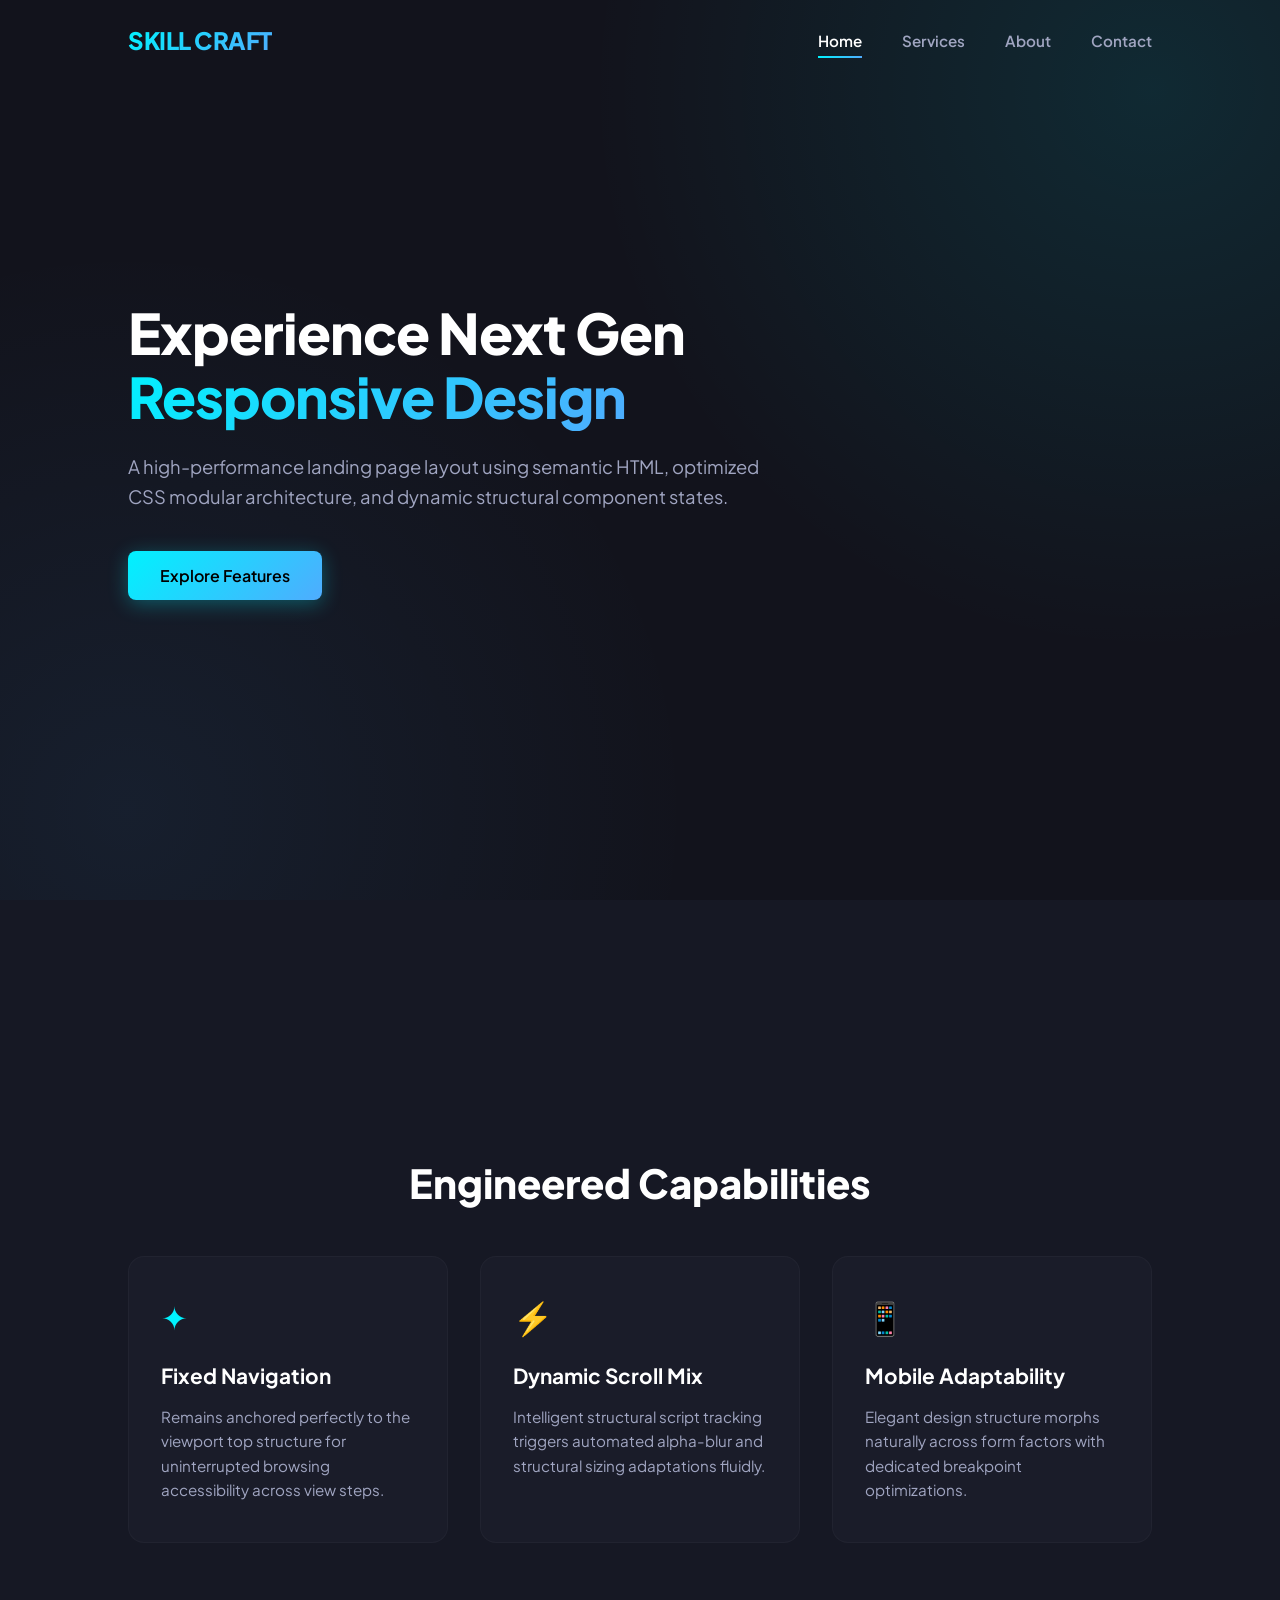
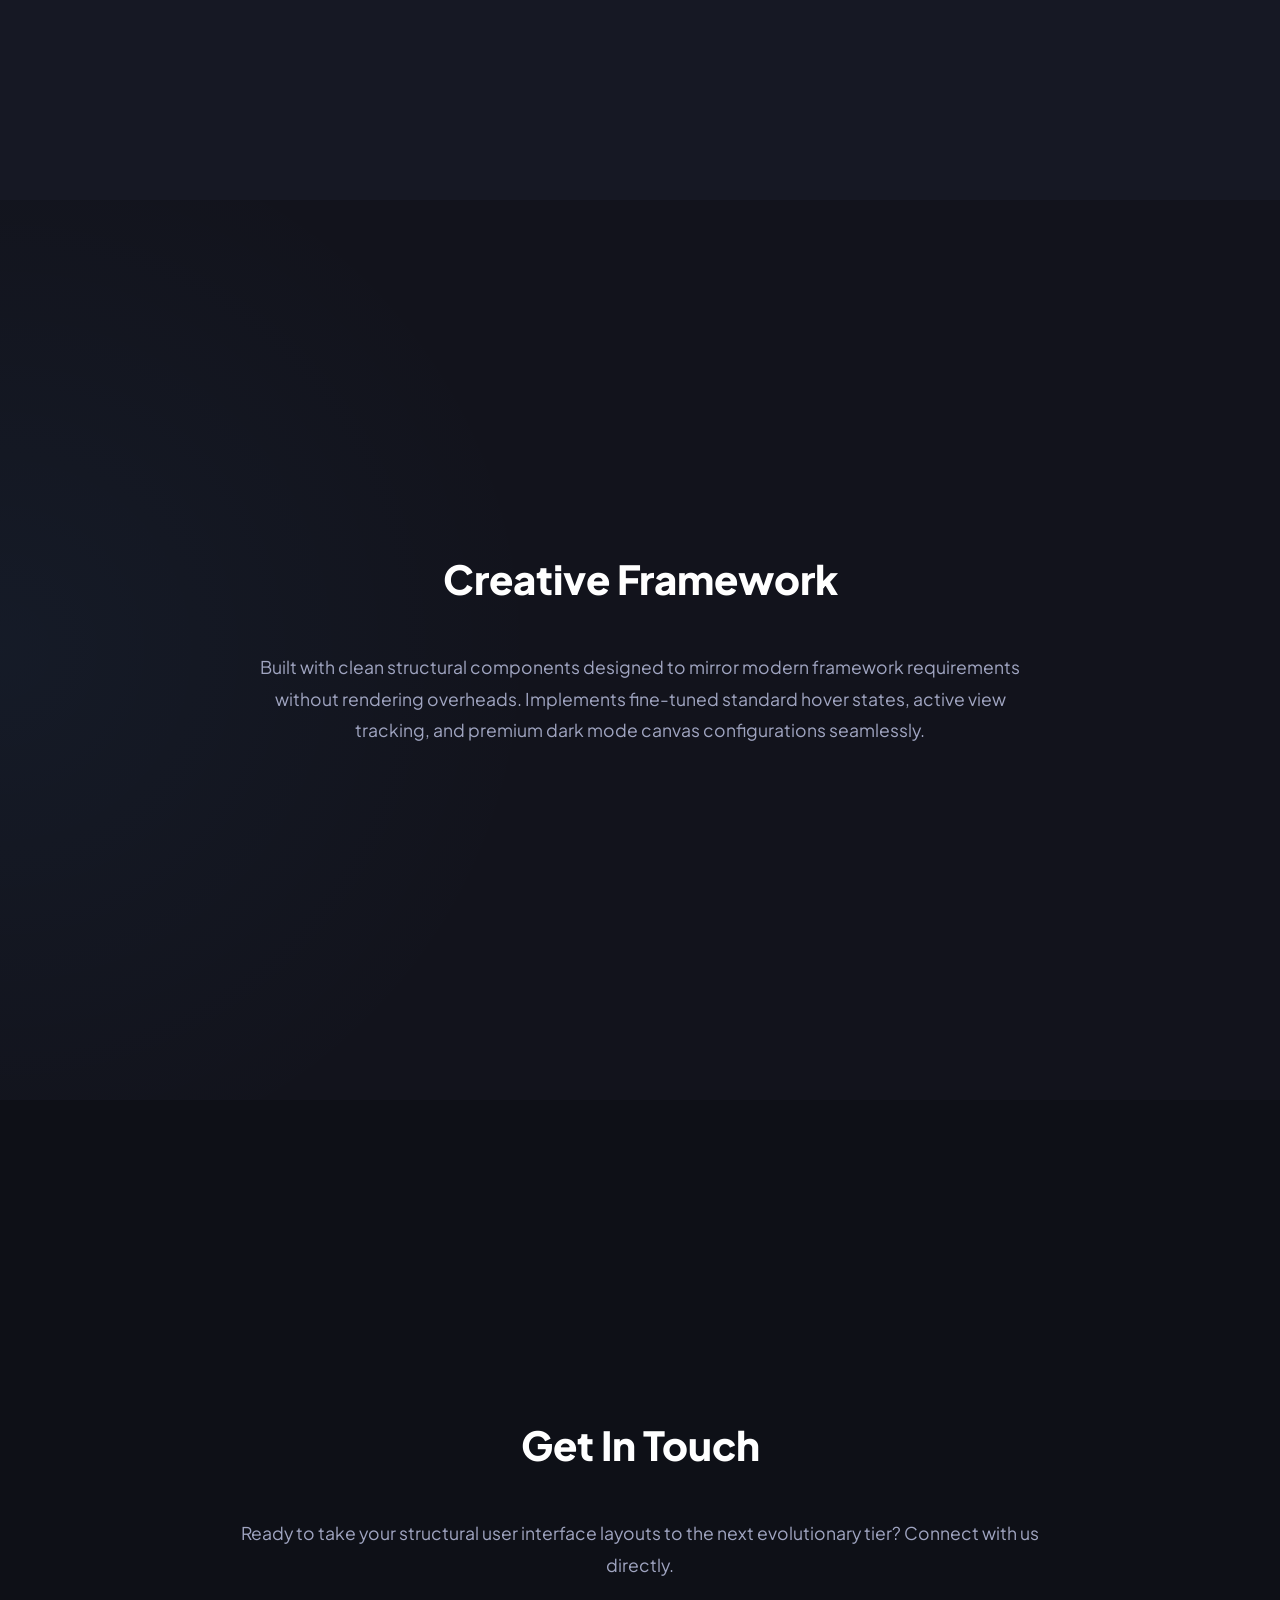
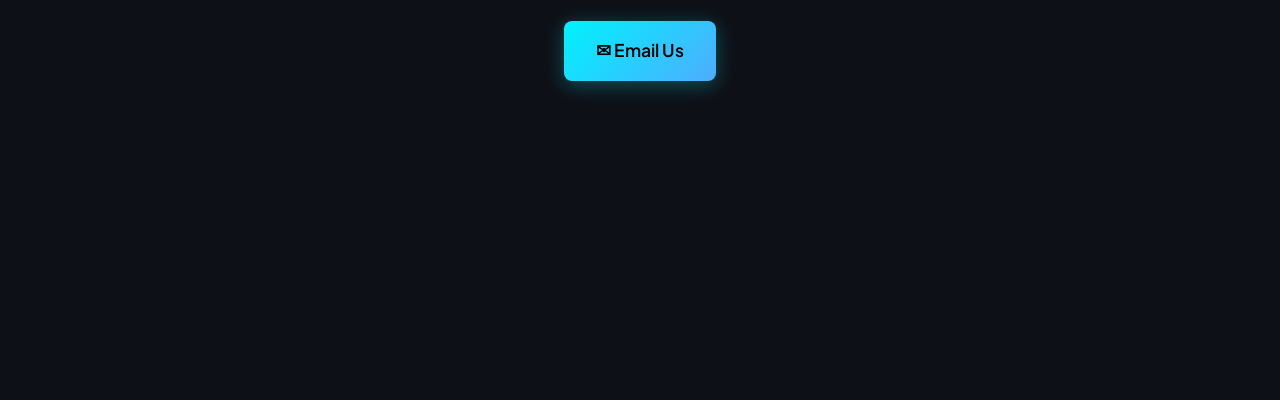
<file: index.html>
<!DOCTYPE html>
<html lang="en">
<head>
    <meta charset="UTF-8">
    <meta name="viewport" content="width=device-width, initial-scale=1.0">
    <title>Modern Responsive Landing Page</title>
    <!-- Google Fonts for Modern Typography -->
    <link rel="preconnect" href="https://fonts.googleapis.com">
    <link rel="preconnect" href="https://fonts.gstatic.com" crossorigin>
    <link href="https://fonts.googleapis.com/css2?family=Plus+Jakarta+Sans:wght@300;400;600;800&display=swap" rel="stylesheet">
    
    <style>
        :root {
            --bg-dark: #12131c;
            --bg-card: #1a1c29;
            --primary: #00f2fe;
            --secondary: #4facfe;
            --text-main: #ffffff;
            --text-muted: #a0a5c1;
            --nav-height: 80px;
            --transition: all 0.3s cubic-bezier(0.4, 0, 0.2, 1);
        }

        * {
            margin: 0;
            padding: 0;
            box-sizing: border-box;
        }

        html {
            scroll-behavior: smooth;
            font-family: 'Plus Jakarta Sans', sans-serif;
            background-color: var(--bg-dark);
            color: var(--text-main);
        }

        body {
            overflow-x: hidden;
        }

        section {
            padding: 100px 10%;
            min-height: 100vh;
            display: flex;
            flex-direction: column;
            justify-content: center;
        }

        .navbar {
            position: fixed;
            top: 0;
            left: 0;
            width: 100%;
            height: var(--nav-height);
            display: flex;
            justify-content: space-between;
            align-items: center;
            padding: 0 10%;
            z-index: 1000;
            transition: var(--transition);
            background: transparent;
        }

        .navbar.scrolled {
            background: rgba(18, 19, 28, 0.85);
            backdrop-filter: blur(12px);
            -webkit-backdrop-filter: blur(12px);
            height: 70px;
            border-bottom: 1px solid rgba(255, 255, 255, 0.05);
            box-shadow: 0 10px 30px rgba(0, 0, 0, 0.3);
        }

        .logo {
            font-size: 1.5rem;
            font-weight: 800;
            letter-spacing: -0.5px;
            background: linear-gradient(135deg, var(--primary), var(--secondary));
            -webkit-background-clip: text;
            -webkit-text-fill-color: transparent;
            cursor: pointer;
        }

        .nav-links {
            display: flex;
            list-style: none;
            gap: 2.5rem;
        }

        .nav-links a {
            color: var(--text-muted);
            text-decoration: none;
            font-weight: 600;
            font-size: 0.95rem;
            transition: var(--transition);
            position: relative;
            padding: 0.5rem 0;
        }

        .nav-links a:hover,
        .nav-links a.active {
            color: var(--text-main);
        }

        .nav-links a::after {
            content: '';
            position: absolute;
            bottom: 0;
            left: 0;
            width: 0;
            height: 2px;
            background: linear-gradient(90deg, var(--primary), var(--secondary));
            transition: var(--transition);
        }

        .nav-links a:hover::after,
        .nav-links a.active::after {
            width: 100%;
        }

        .hamburger {
            display: none;
            cursor: pointer;
            flex-direction: column;
            gap: 6px;
            z-index: 1001;
        }

        .hamburger span {
            width: 28px;
            height: 3px;
            background-color: var(--text-main);
            border-radius: 2px;
            transition: var(--transition);
        }

        .hamburger.active span:nth-child(1) {
            transform: translateY(9px) rotate(45deg);
        }
        .hamburger.active span:nth-child(2) {
            opacity: 0;
        }
        .hamburger.active span:nth-child(3) {
            transform: translateY(-9px) rotate(-45deg);
        }

        #home {
            background: radial-gradient(circle at 90% 10%, rgba(0, 242, 254, 0.1), transparent 40%),
                        radial-gradient(circle at 10% 90%, rgba(79, 172, 254, 0.08), transparent 40%);
            position: relative;
        }

        .hero-content {
            max-width: 650px;
        }

        .badge {
            display: inline-block;
            padding: 6px 16px;
            background: rgba(0, 242, 254, 0.08);
            border: 1px solid rgba(0, 242, 254, 0.2);
            color: var(--primary);
            border-radius: 100px;
            font-size: 0.85rem;
            font-weight: 600;
            margin-bottom: 1.5rem;
            text-transform: uppercase;
            letter-spacing: 1px;
        }

        h1 {
            font-size: 3.5rem;
            line-height: 1.15;
            font-weight: 800;
            margin-bottom: 1.5rem;
            letter-spacing: -1px;
        }

        h1 span {
            background: linear-gradient(135deg, var(--primary), var(--secondary));
            -webkit-background-clip: text;
            -webkit-text-fill-color: transparent;
        }

        .hero-p {
            font-size: 1.15rem;
            color: var(--text-muted);
            line-height: 1.6;
            margin-bottom: 2.5rem;
        }

        .btn {
            display: inline-block;
            padding: 14px 32px;
            background: linear-gradient(135deg, var(--primary), var(--secondary));
            color: #000;
            font-weight: 600;
            text-decoration: none;
            border-radius: 8px;
            box-shadow: 0 4px 20px rgba(0, 242, 254, 0.3);
            transition: var(--transition);
        }

        .btn:hover {
            transform: translateY(-2px);
            box-shadow: 0 6px 28px rgba(0, 242, 254, 0.45);
        }

        .btn-secondary {
            display: inline-block;
            padding: 14px 32px;
            background: transparent;
            color: var(--text-main);
            font-weight: 600;
            text-decoration: none;
            border-radius: 8px;
            border: 1px solid rgba(255, 255, 255, 0.15);
            transition: var(--transition);
        }

        .btn-secondary:hover {
            border-color: var(--primary);
            background: rgba(0, 242, 254, 0.03);
            transform: translateY(-2px);
        }

        .section-title {
            font-size: 2.5rem;
            font-weight: 800;
            margin-bottom: 3rem;
            text-align: center;
        }

        #services {
            background-color: #161824;
        }

        .grid {
            display: grid;
            grid-template-columns: repeat(auto-fit, minmax(280px, 1fr));
            gap: 2rem;
        }

        .card {
            background-color: var(--bg-card);
            padding: 2.5rem 2rem;
            border-radius: 16px;
            border: 1px solid rgba(255, 255, 255, 0.03);
            transition: var(--transition);
        }

        .card:hover {
            transform: translateY(-5px);
            border-color: rgba(0, 242, 254, 0.2);
            box-shadow: 0 20px 40px rgba(0, 0, 0, 0.25);
        }

        .card-icon {
            font-size: 2rem;
            margin-bottom: 1.5rem;
            color: var(--primary);
        }

        .card h3 {
            font-size: 1.3rem;
            margin-bottom: 1rem;
        }

        .card p {
            color: var(--text-muted);
            line-height: 1.6;
            font-size: 0.95rem;
        }

        #about {
            background: radial-gradient(circle at left center, rgba(79, 172, 254, 0.05), transparent 40%);
        }
        
        .content-box {
            max-width: 800px;
            margin: 0 auto;
            text-align: center;
            color: var(--text-muted);
            font-size: 1.1rem;
            line-height: 1.8;
        }

        #contact {
            background-color: #0e1017;
            align-items: center;
        }

        .contact-cta-container {
            display: flex;
            gap: 1.5rem;
            justify-content: center;
            margin-top: 2.5rem;
            flex-wrap: wrap;
        }

        @media (max-width: 768px) {
            .navbar {
                padding: 0 5%;
            }

            .hamburger {
                display: flex;
            }

            .nav-links {
                position: fixed;
                top: 0;
                right: -100%;
                width: 75%;
                height: 100vh;
                background: rgba(26, 28, 41, 0.98);
                backdrop-filter: blur(16px);
                -webkit-backdrop-filter: blur(16px);
                flex-direction: column;
                justify-content: center;
                align-items: center;
                gap: 3rem;
                transition: var(--transition);
                box-shadow: -10px 0 30px rgba(0,0,0,0.5);
            }

            .nav-links.active {
                right: 0;
            }

            .nav-links a {
                font-size: 1.25rem;
            }

            section {
                padding: 80px 5%;
            }

            h1 {
                font-size: 2.5rem;
            }

            .contact-cta-container {
                flex-direction: column;
                width: 100%;
                max-width: 320px;
            }
            
            .btn, .btn-secondary {
                text-align: center;
                width: 100%;
            }
        }
    </style>
</head>
<body>

    <!-- FIXED NAVIGATION BAR -->
    <nav class="navbar" id="navbar">
        <div class="logo" onclick="window.scrollTo(0,0)">SKILL CRAFT</div>
        
        <div class="hamburger" id="hamburger" aria-label="Toggle navigation menu">
            <span></span>
            <span></span>
            <span></span>
        </div>

        <ul class="nav-links" id="nav-links">
            <li><a href="#home" class="nav-item active">Home</a></li>
            <li><a href="#services" class="nav-item">Services</a></li>
            <li><a href="#about" class="nav-item">About</a></li>
            <li><a href="#contact" class="nav-item">Contact</a></li>
        </ul>
    </nav>

    <!-- HERO SECTION -->
    <section id="home">
        <div class="hero-content">
            <h1>Experience Next Gen <span>Responsive Design</span></h1>
            <p class="hero-p">A high-performance landing page layout using semantic HTML, optimized CSS modular architecture, and dynamic structural component states.</p>
            <a href="#services" class="btn">Explore Features</a>
        </div>
    </section>

    <!-- SERVICES SECTION -->
    <section id="services">
        <h2 class="section-title">Engineered Capabilities</h2>
        <div class="grid">
            <div class="card">
                <div class="card-icon">✦</div>
                <h3>Fixed Navigation</h3>
                <p>Remains anchored perfectly to the viewport top structure for uninterrupted browsing accessibility across view steps.</p>
            </div>
            <div class="card">
                <div class="card-icon">⚡</div>
                <h3>Dynamic Scroll Mix</h3>
                <p>Intelligent structural script tracking triggers automated alpha-blur and structural sizing adaptations fluidly.</p>
            </div>
            <div class="card">
                <div class="card-icon">📱</div>
                <h3>Mobile Adaptability</h3>
                <p>Elegant design structure morphs naturally across form factors with dedicated breakpoint optimizations.</p>
            </div>
        </div>
    </section>

    <section id="about">
        <h2 class="section-title">Creative Framework</h2>
        <div class="content-box">
            <p>Built with clean structural components designed to mirror modern framework requirements without rendering overheads. Implements fine-tuned standard hover states, active view tracking, and premium dark mode canvas configurations seamlessly.</p>
        </div>
    </section>

    <section id="contact">
        <h2 class="section-title">Get In Touch</h2>
        <div class="content-box">
            <p>Ready to take your structural user interface layouts to the next evolutionary tier? Connect with us directly.</p>
            
            <div class="contact-cta-container">
                <a href="mailto:info@example.com" class="btn">✉ Email Us</a>
            </div>
        </div>
    </section>

    <script>
        const navbar = document.getElementById('navbar');
        const hamburger = document.getElementById('hamburger');
        const navLinks = document.getElementById('nav-links');
        const navItems = document.querySelectorAll('.nav-item');
        const sections = document.querySelectorAll('section');

        window.addEventListener('scroll', () => {
            if (window.scrollY > 50) {
                navbar.classList.add('scrolled');
            } else {
                navbar.classList.remove('scrolled');
            }

            let current = '';
            sections.forEach(section => {
                const sectionTop = section.offsetTop;
                const sectionHeight = section.clientHeight;
                if (window.scrollY >= (sectionTop - sectionHeight / 3)) {
                    current = section.getAttribute('id');
                }
            });

            navItems.forEach(item => {
                item.classList.remove('active');
                if (item.getAttribute('href').slice(1) === current) {
                    item.classList.add('active');
                }
            });
        });

        hamburger.addEventListener('click', () => {
            hamburger.classList.toggle('active');
            navLinks.classList.toggle('active');
        });

        navItems.forEach(item => {
            item.addEventListener('click', () => {
                hamburger.classList.remove('active');
                navLinks.classList.remove('active');
            });
        });
    </script>
</body>
</html>
</file>
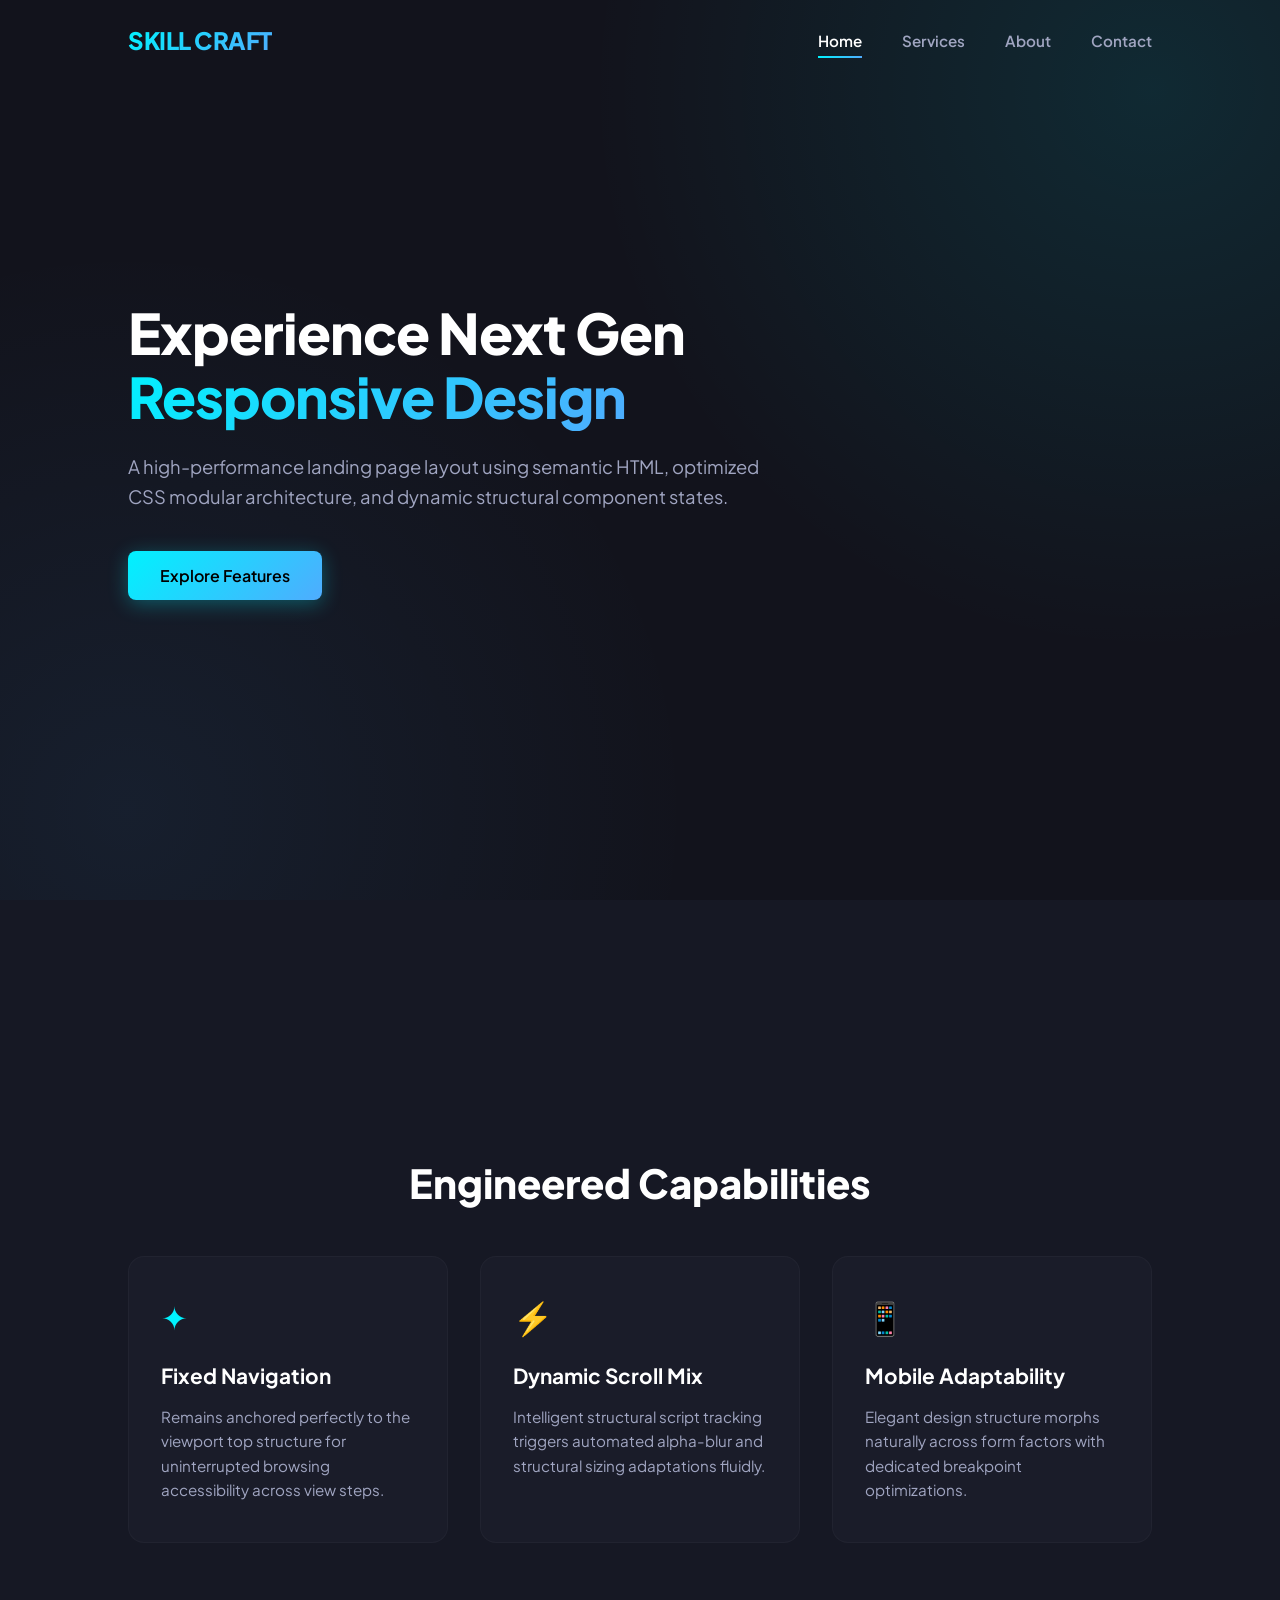
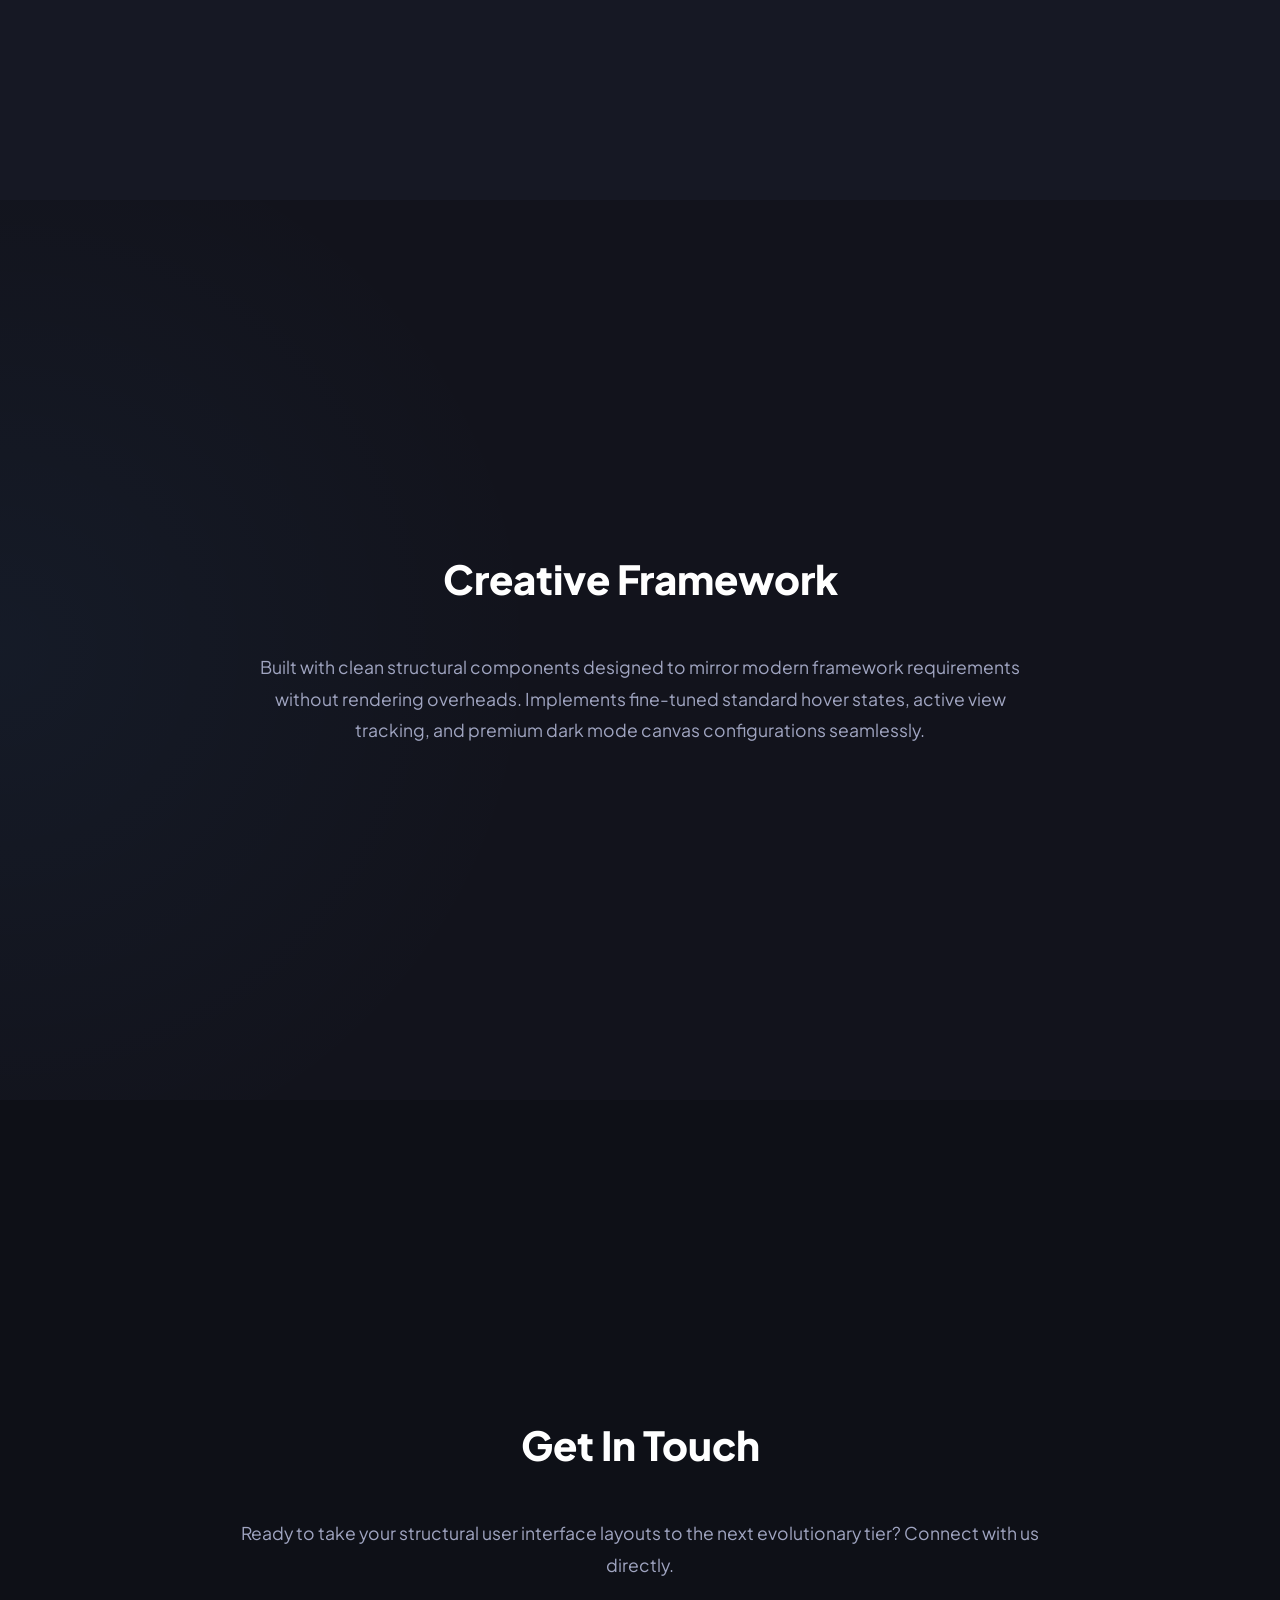
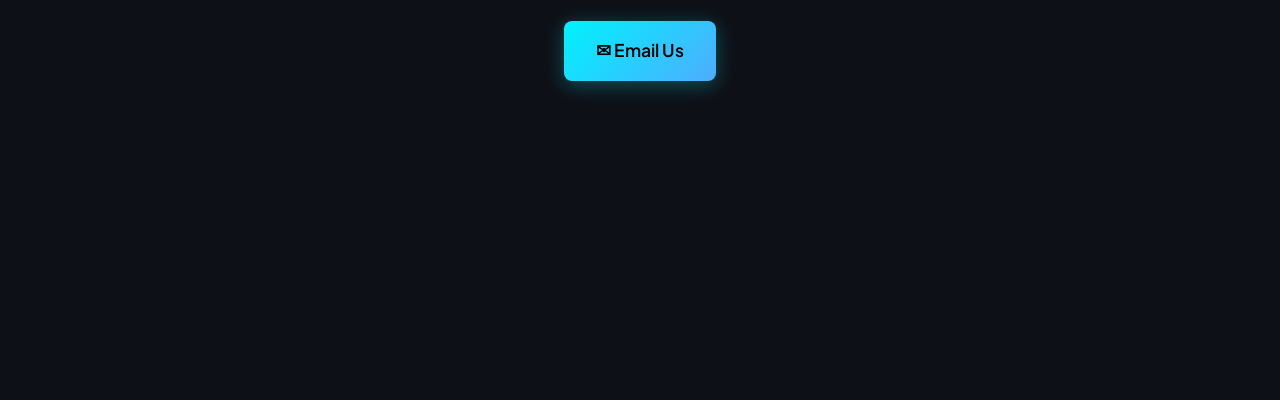
<file: task1.html>
<!DOCTYPE html>
<html lang="en">
<head>
    <meta charset="UTF-8">
    <meta name="viewport" content="width=device-width, initial-scale=1.0">
    <title>Modern Responsive Landing Page</title>
    <!-- Google Fonts for Modern Typography -->
    <link rel="preconnect" href="https://fonts.googleapis.com">
    <link rel="preconnect" href="https://fonts.gstatic.com" crossorigin>
    <link href="https://fonts.googleapis.com/css2?family=Plus+Jakarta+Sans:wght@300;400;600;800&display=swap" rel="stylesheet">
    
    <style>
        :root {
            --bg-dark: #12131c;
            --bg-card: #1a1c29;
            --primary: #00f2fe;
            --secondary: #4facfe;
            --text-main: #ffffff;
            --text-muted: #a0a5c1;
            --nav-height: 80px;
            --transition: all 0.3s cubic-bezier(0.4, 0, 0.2, 1);
        }

        * {
            margin: 0;
            padding: 0;
            box-sizing: border-box;
        }

        html {
            scroll-behavior: smooth;
            font-family: 'Plus Jakarta Sans', sans-serif;
            background-color: var(--bg-dark);
            color: var(--text-main);
        }

        body {
            overflow-x: hidden;
        }

        section {
            padding: 100px 10%;
            min-height: 100vh;
            display: flex;
            flex-direction: column;
            justify-content: center;
        }

        .navbar {
            position: fixed;
            top: 0;
            left: 0;
            width: 100%;
            height: var(--nav-height);
            display: flex;
            justify-content: space-between;
            align-items: center;
            padding: 0 10%;
            z-index: 1000;
            transition: var(--transition);
            background: transparent;
        }

        .navbar.scrolled {
            background: rgba(18, 19, 28, 0.85);
            backdrop-filter: blur(12px);
            -webkit-backdrop-filter: blur(12px);
            height: 70px;
            border-bottom: 1px solid rgba(255, 255, 255, 0.05);
            box-shadow: 0 10px 30px rgba(0, 0, 0, 0.3);
        }

        .logo {
            font-size: 1.5rem;
            font-weight: 800;
            letter-spacing: -0.5px;
            background: linear-gradient(135deg, var(--primary), var(--secondary));
            -webkit-background-clip: text;
            -webkit-text-fill-color: transparent;
            cursor: pointer;
        }

        .nav-links {
            display: flex;
            list-style: none;
            gap: 2.5rem;
        }

        .nav-links a {
            color: var(--text-muted);
            text-decoration: none;
            font-weight: 600;
            font-size: 0.95rem;
            transition: var(--transition);
            position: relative;
            padding: 0.5rem 0;
        }

        .nav-links a:hover,
        .nav-links a.active {
            color: var(--text-main);
        }

        .nav-links a::after {
            content: '';
            position: absolute;
            bottom: 0;
            left: 0;
            width: 0;
            height: 2px;
            background: linear-gradient(90deg, var(--primary), var(--secondary));
            transition: var(--transition);
        }

        .nav-links a:hover::after,
        .nav-links a.active::after {
            width: 100%;
        }

        .hamburger {
            display: none;
            cursor: pointer;
            flex-direction: column;
            gap: 6px;
            z-index: 1001;
        }

        .hamburger span {
            width: 28px;
            height: 3px;
            background-color: var(--text-main);
            border-radius: 2px;
            transition: var(--transition);
        }

        .hamburger.active span:nth-child(1) {
            transform: translateY(9px) rotate(45deg);
        }
        .hamburger.active span:nth-child(2) {
            opacity: 0;
        }
        .hamburger.active span:nth-child(3) {
            transform: translateY(-9px) rotate(-45deg);
        }

        #home {
            background: radial-gradient(circle at 90% 10%, rgba(0, 242, 254, 0.1), transparent 40%),
                        radial-gradient(circle at 10% 90%, rgba(79, 172, 254, 0.08), transparent 40%);
            position: relative;
        }

        .hero-content {
            max-width: 650px;
        }

        .badge {
            display: inline-block;
            padding: 6px 16px;
            background: rgba(0, 242, 254, 0.08);
            border: 1px solid rgba(0, 242, 254, 0.2);
            color: var(--primary);
            border-radius: 100px;
            font-size: 0.85rem;
            font-weight: 600;
            margin-bottom: 1.5rem;
            text-transform: uppercase;
            letter-spacing: 1px;
        }

        h1 {
            font-size: 3.5rem;
            line-height: 1.15;
            font-weight: 800;
            margin-bottom: 1.5rem;
            letter-spacing: -1px;
        }

        h1 span {
            background: linear-gradient(135deg, var(--primary), var(--secondary));
            -webkit-background-clip: text;
            -webkit-text-fill-color: transparent;
        }

        .hero-p {
            font-size: 1.15rem;
            color: var(--text-muted);
            line-height: 1.6;
            margin-bottom: 2.5rem;
        }

        .btn {
            display: inline-block;
            padding: 14px 32px;
            background: linear-gradient(135deg, var(--primary), var(--secondary));
            color: #000;
            font-weight: 600;
            text-decoration: none;
            border-radius: 8px;
            box-shadow: 0 4px 20px rgba(0, 242, 254, 0.3);
            transition: var(--transition);
        }

        .btn:hover {
            transform: translateY(-2px);
            box-shadow: 0 6px 28px rgba(0, 242, 254, 0.45);
        }

        .btn-secondary {
            display: inline-block;
            padding: 14px 32px;
            background: transparent;
            color: var(--text-main);
            font-weight: 600;
            text-decoration: none;
            border-radius: 8px;
            border: 1px solid rgba(255, 255, 255, 0.15);
            transition: var(--transition);
        }

        .btn-secondary:hover {
            border-color: var(--primary);
            background: rgba(0, 242, 254, 0.03);
            transform: translateY(-2px);
        }

        .section-title {
            font-size: 2.5rem;
            font-weight: 800;
            margin-bottom: 3rem;
            text-align: center;
        }

        #services {
            background-color: #161824;
        }

        .grid {
            display: grid;
            grid-template-columns: repeat(auto-fit, minmax(280px, 1fr));
            gap: 2rem;
        }

        .card {
            background-color: var(--bg-card);
            padding: 2.5rem 2rem;
            border-radius: 16px;
            border: 1px solid rgba(255, 255, 255, 0.03);
            transition: var(--transition);
        }

        .card:hover {
            transform: translateY(-5px);
            border-color: rgba(0, 242, 254, 0.2);
            box-shadow: 0 20px 40px rgba(0, 0, 0, 0.25);
        }

        .card-icon {
            font-size: 2rem;
            margin-bottom: 1.5rem;
            color: var(--primary);
        }

        .card h3 {
            font-size: 1.3rem;
            margin-bottom: 1rem;
        }

        .card p {
            color: var(--text-muted);
            line-height: 1.6;
            font-size: 0.95rem;
        }

        #about {
            background: radial-gradient(circle at left center, rgba(79, 172, 254, 0.05), transparent 40%);
        }
        
        .content-box {
            max-width: 800px;
            margin: 0 auto;
            text-align: center;
            color: var(--text-muted);
            font-size: 1.1rem;
            line-height: 1.8;
        }

        #contact {
            background-color: #0e1017;
            align-items: center;
        }

        .contact-cta-container {
            display: flex;
            gap: 1.5rem;
            justify-content: center;
            margin-top: 2.5rem;
            flex-wrap: wrap;
        }

        @media (max-width: 768px) {
            .navbar {
                padding: 0 5%;
            }

            .hamburger {
                display: flex;
            }

            .nav-links {
                position: fixed;
                top: 0;
                right: -100%;
                width: 75%;
                height: 100vh;
                background: rgba(26, 28, 41, 0.98);
                backdrop-filter: blur(16px);
                -webkit-backdrop-filter: blur(16px);
                flex-direction: column;
                justify-content: center;
                align-items: center;
                gap: 3rem;
                transition: var(--transition);
                box-shadow: -10px 0 30px rgba(0,0,0,0.5);
            }

            .nav-links.active {
                right: 0;
            }

            .nav-links a {
                font-size: 1.25rem;
            }

            section {
                padding: 80px 5%;
            }

            h1 {
                font-size: 2.5rem;
            }

            .contact-cta-container {
                flex-direction: column;
                width: 100%;
                max-width: 320px;
            }
            
            .btn, .btn-secondary {
                text-align: center;
                width: 100%;
            }
        }
    </style>
</head>
<body>

    <!-- FIXED NAVIGATION BAR -->
    <nav class="navbar" id="navbar">
        <div class="logo" onclick="window.scrollTo(0,0)">SKILL CRAFT</div>
        
        <div class="hamburger" id="hamburger" aria-label="Toggle navigation menu">
            <span></span>
            <span></span>
            <span></span>
        </div>

        <ul class="nav-links" id="nav-links">
            <li><a href="#home" class="nav-item active">Home</a></li>
            <li><a href="#services" class="nav-item">Services</a></li>
            <li><a href="#about" class="nav-item">About</a></li>
            <li><a href="#contact" class="nav-item">Contact</a></li>
        </ul>
    </nav>

    <!-- HERO SECTION -->
    <section id="home">
        <div class="hero-content">
            <h1>Experience Next Gen <span>Responsive Design</span></h1>
            <p class="hero-p">A high-performance landing page layout using semantic HTML, optimized CSS modular architecture, and dynamic structural component states.</p>
            <a href="#services" class="btn">Explore Features</a>
        </div>
    </section>

    <!-- SERVICES SECTION -->
    <section id="services">
        <h2 class="section-title">Engineered Capabilities</h2>
        <div class="grid">
            <div class="card">
                <div class="card-icon">✦</div>
                <h3>Fixed Navigation</h3>
                <p>Remains anchored perfectly to the viewport top structure for uninterrupted browsing accessibility across view steps.</p>
            </div>
            <div class="card">
                <div class="card-icon">⚡</div>
                <h3>Dynamic Scroll Mix</h3>
                <p>Intelligent structural script tracking triggers automated alpha-blur and structural sizing adaptations fluidly.</p>
            </div>
            <div class="card">
                <div class="card-icon">📱</div>
                <h3>Mobile Adaptability</h3>
                <p>Elegant design structure morphs naturally across form factors with dedicated breakpoint optimizations.</p>
            </div>
        </div>
    </section>

    <section id="about">
        <h2 class="section-title">Creative Framework</h2>
        <div class="content-box">
            <p>Built with clean structural components designed to mirror modern framework requirements without rendering overheads. Implements fine-tuned standard hover states, active view tracking, and premium dark mode canvas configurations seamlessly.</p>
        </div>
    </section>

    <section id="contact">
        <h2 class="section-title">Get In Touch</h2>
        <div class="content-box">
            <p>Ready to take your structural user interface layouts to the next evolutionary tier? Connect with us directly.</p>
            
            <div class="contact-cta-container">
                <a href="mailto:info@example.com" class="btn">✉ Email Us</a>
            </div>
        </div>
    </section>

    <script>
        const navbar = document.getElementById('navbar');
        const hamburger = document.getElementById('hamburger');
        const navLinks = document.getElementById('nav-links');
        const navItems = document.querySelectorAll('.nav-item');
        const sections = document.querySelectorAll('section');

        window.addEventListener('scroll', () => {
            if (window.scrollY > 50) {
                navbar.classList.add('scrolled');
            } else {
                navbar.classList.remove('scrolled');
            }

            let current = '';
            sections.forEach(section => {
                const sectionTop = section.offsetTop;
                const sectionHeight = section.clientHeight;
                if (window.scrollY >= (sectionTop - sectionHeight / 3)) {
                    current = section.getAttribute('id');
                }
            });

            navItems.forEach(item => {
                item.classList.remove('active');
                if (item.getAttribute('href').slice(1) === current) {
                    item.classList.add('active');
                }
            });
        });

        hamburger.addEventListener('click', () => {
            hamburger.classList.toggle('active');
            navLinks.classList.toggle('active');
        });

        navItems.forEach(item => {
            item.addEventListener('click', () => {
                hamburger.classList.remove('active');
                navLinks.classList.remove('active');
            });
        });
    </script>
</body>
</html>
</file>
